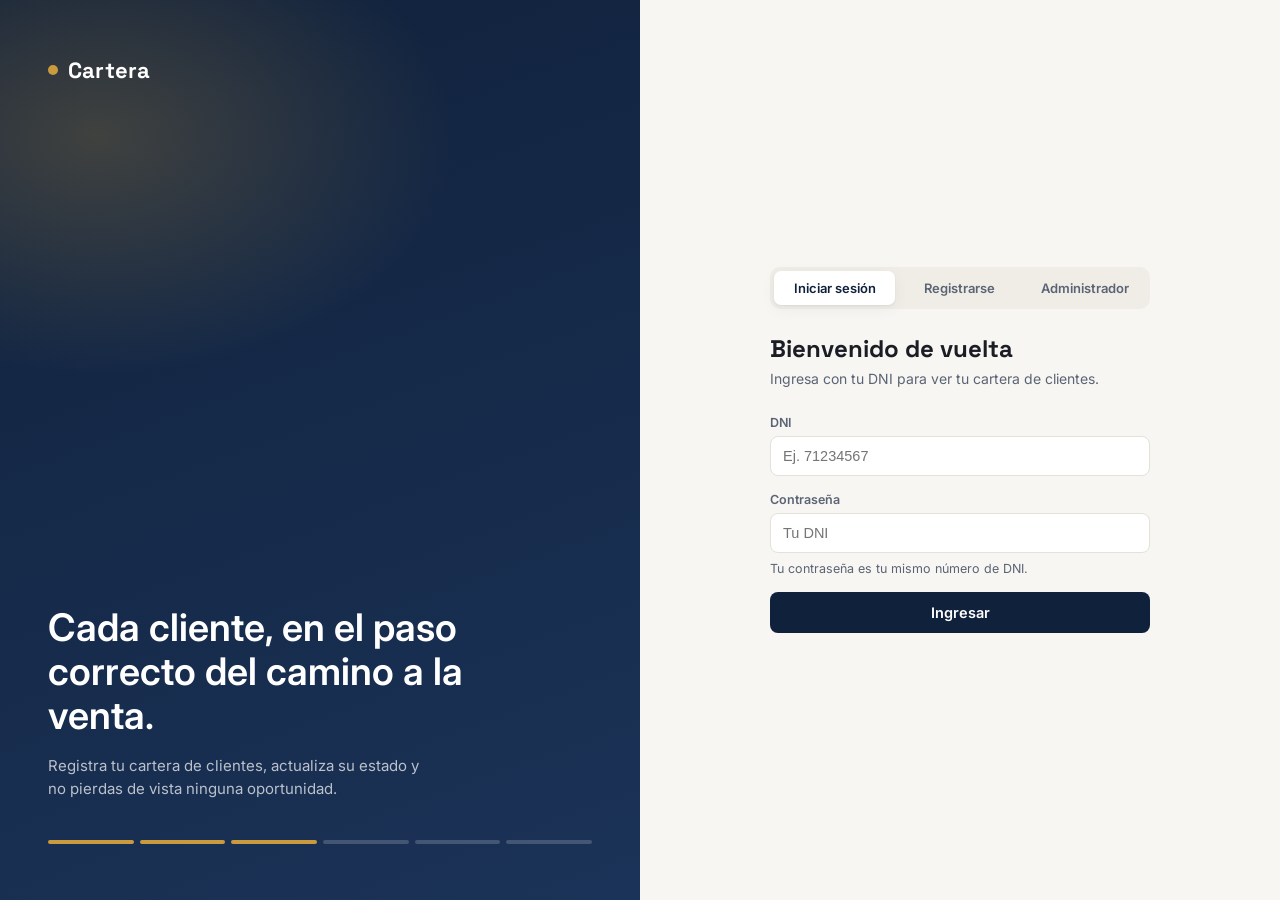
<file: index.html>
<!DOCTYPE html>
<html lang="es">
<head>
<meta charset="UTF-8">
<meta name="viewport" content="width=device-width, initial-scale=1.0">
<title>Cartera — Acceso</title>
<link rel="stylesheet" href="style.css">
</head>
<body>

<div class="auth-shell">

  <!-- Panel de marca -->
  <div class="auth-hero">
    <div class="brand"><span class="dot"></span> Cartera</div>
    <div>
      <div class="headline">Cada cliente, en el paso correcto del camino a la venta.</div>
      <div class="sub">Registra tu cartera de clientes, actualiza su estado y no pierdas de vista ninguna oportunidad.</div>
      <div class="stages">
        <span class="on"></span><span class="on"></span><span class="on"></span>
        <span></span><span></span><span></span>
      </div>
    </div>
  </div>

  <!-- Panel de formularios -->
  <div class="auth-panel">
    <div class="auth-card">

      <div class="tabs" id="tabs">
        <button class="active" data-tab="login">Iniciar sesión</button>
        <button data-tab="register">Registrarse</button>
        <button data-tab="admin">Administrador</button>
      </div>

      <!-- LOGIN ASESOR -->
      <div id="tab-login">
        <h1>Bienvenido de vuelta</h1>
        <p class="lead">Ingresa con tu DNI para ver tu cartera de clientes.</p>
        <form id="formLogin">
          <div class="field">
            <label for="loginDni">DNI</label>
            <input id="loginDni" type="text" inputmode="numeric" maxlength="15" placeholder="Ej. 71234567" required>
          </div>
          <div class="field">
            <label for="loginPass">Contraseña</label>
            <input id="loginPass" type="password" placeholder="Tu DNI" required>
          </div>
          <div class="hint">Tu contraseña es tu mismo número de DNI.</div>
          <button type="submit" class="btn btn-primary" id="btnLogin">Ingresar</button>
        </form>
        <div class="msg" id="msgLogin"></div>
      </div>

      <!-- REGISTRO ASESOR -->
      <div id="tab-register" style="display:none;">
        <h1>Crea tu cuenta</h1>
        <p class="lead">Regístrate como asesor para empezar a registrar clientes.</p>
        <form id="formRegister">
          <div class="field">
            <label for="regNombre">Nombre completo</label>
            <input id="regNombre" type="text" placeholder="Ej. María Fernanda Ríos" required>
          </div>
          <div class="field">
            <label for="regDni">DNI</label>
            <input id="regDni" type="text" inputmode="numeric" maxlength="15" placeholder="Ej. 71234567" required>
          </div>
          <div class="hint">Este DNI también será tu contraseña de acceso.</div>
          <button type="submit" class="btn btn-primary" id="btnRegister">Registrarme</button>
        </form>
        <div class="msg" id="msgRegister"></div>
      </div>

      <!-- LOGIN ADMIN -->
      <div id="tab-admin" style="display:none;">
        <h1>Acceso administrador</h1>
        <p class="lead">Panel general de todos los asesores y sus registros.</p>
        <form id="formAdmin">
          <div class="field">
            <label for="adminUser">Usuario</label>
            <input id="adminUser" type="text" placeholder="admin" required>
          </div>
          <div class="field">
            <label for="adminPass">Contraseña</label>
            <input id="adminPass" type="password" placeholder="••••••••" required>
          </div>
          <button type="submit" class="btn btn-primary" id="btnAdmin">Ingresar al panel</button>
        </form>
        <div class="msg" id="msgAdmin"></div>
      </div>

    </div>
  </div>

</div>

<script src="config.js"></script>
<script>
  // ---- Tabs ----
  const tabs = document.querySelectorAll('#tabs button');
  const panels = { login:'tab-login', register:'tab-register', admin:'tab-admin' };
  tabs.forEach(btn=>{
    btn.addEventListener('click', ()=>{
      tabs.forEach(b=>b.classList.remove('active'));
      btn.classList.add('active');
      Object.values(panels).forEach(id=>document.getElementById(id).style.display='none');
      document.getElementById(panels[btn.dataset.tab]).style.display='block';
    });
  });

  function showMsg(id, text, type){
    const el = document.getElementById(id);
    el.textContent = text;
    el.className = 'msg show ' + type;
  }

  // Si ya hay sesión activa, redirigir directo
  (function checkSession(){
    const s = getSession();
    if (s && s.role === 'asesor') window.location.href = 'registro.html';
    if (s && s.role === 'admin') window.location.href = 'admin.html';
  })();

  // ---- LOGIN ASESOR ----
  document.getElementById('formLogin').addEventListener('submit', async (e)=>{
    e.preventDefault();
    const dni = document.getElementById('loginDni').value.trim();
    const pass = document.getElementById('loginPass').value.trim();
    const btn = document.getElementById('btnLogin');

    if (pass !== dni) {
      showMsg('msgLogin','La contraseña debe ser igual a tu DNI.','error');
      return;
    }

    btn.disabled = true; btn.textContent = 'Ingresando...';
    try {
      const rows = await sbGet('asesores', `?dni=eq.${encodeURIComponent(dni)}&select=*`);
      if (!rows.length) {
        showMsg('msgLogin','DNI no registrado. Ve a la pestaña "Registrarse".','error');
        return;
      }
      setSession({ role:'asesor', dni: rows[0].dni, nombre: rows[0].nombre_completo });
      window.location.href = 'registro.html';
    } catch (err) {
      showMsg('msgLogin','No se pudo conectar con la base de datos.','error');
    } finally {
      btn.disabled = false; btn.textContent = 'Ingresar';
    }
  });

  // ---- REGISTRO ASESOR ----
  document.getElementById('formRegister').addEventListener('submit', async (e)=>{
    e.preventDefault();
    const nombre = document.getElementById('regNombre').value.trim();
    const dni = document.getElementById('regDni').value.trim();
    const btn = document.getElementById('btnRegister');

    if (!nombre || !dni) return;

    btn.disabled = true; btn.textContent = 'Registrando...';
    try {
      const existing = await sbGet('asesores', `?dni=eq.${encodeURIComponent(dni)}&select=id`);
      if (existing.length) {
        showMsg('msgRegister','Ese DNI ya está registrado. Inicia sesión.','error');
        return;
      }
      await sbPost('asesores', { dni, nombre_completo: nombre });
      showMsg('msgRegister','¡Cuenta creada! Ahora puedes iniciar sesión.','success');
      document.getElementById('formRegister').reset();
      setTimeout(()=>{
        document.querySelector('[data-tab="login"]').click();
        document.getElementById('loginDni').value = dni;
      }, 900);
    } catch (err) {
      showMsg('msgRegister','No se pudo completar el registro.','error');
    } finally {
      btn.disabled = false; btn.textContent = 'Registrarme';
    }
  });

  // ---- LOGIN ADMIN ----
  document.getElementById('formAdmin').addEventListener('submit', (e)=>{
    e.preventDefault();
    const user = document.getElementById('adminUser').value.trim();
    const pass = document.getElementById('adminPass').value.trim();

    if (user === 'admin' && pass === 'admin321') {
      setSession({ role:'admin', nombre:'Administrador' });
      window.location.href = 'admin.html';
    } else {
      showMsg('msgAdmin','Usuario o contraseña incorrectos.','error');
    }
  });
</script>
</body>
</html>
</file>
<file: style.css>
@import url("https://fonts.googleapis.com/css2?family=Space+Grotesk:wght@500;600;700&family=Inter:wght@400;500;600;700&display=swap");

:root{
  --navy-900:#10213B;
  --navy-700:#1B3358;
  --navy-600:#254576;
  --gold-500:#C99A3E;
  --gold-600:#B4872F;
  --paper:#F7F6F3;
  --ink:#1A1D23;
  --ink-soft:#5B6474;
  --line:#E4E1D9;
  --card:#FFFFFF;
  --green-600:#1F7A5C;
  --green-100:#E4F2EC;
  --red-500:#C1473B;
  --red-100:#FBEAE8;

  --estado-conversacion:#7C8CA6;
  --estado-interesado:#C99A3E;
  --estado-cotizacion:#D98B3F;
  --estado-coordinacion:#6E5DA6;
  --estado-seguimiento:#3E8FB0;
  --estado-venta:#1F7A5C;

  --radius:10px;
  --shadow:0 1px 2px rgba(16,33,59,.06), 0 4px 16px rgba(16,33,59,.05);
}

*{box-sizing:border-box;}
html,body{margin:0;padding:0;}
body{
  font-family:'Inter',system-ui,sans-serif;
  background:var(--paper);
  color:var(--ink);
  -webkit-font-smoothing:antialiased;
}
h1,h2,h3,.brand{
  font-family:'Space Grotesk',system-ui,sans-serif;
}
a{color:inherit;}
button{font-family:inherit;}

::selection{background:var(--gold-500);color:#fff;}

/* ---------- Scrollbar ---------- */
::-webkit-scrollbar{width:10px;height:10px;}
::-webkit-scrollbar-thumb{background:#D8D4C8;border-radius:8px;}
::-webkit-scrollbar-track{background:transparent;}

/* ============================================================
   LOGIN / REGISTRO (index.html)
   ============================================================ */
.auth-shell{
  min-height:100vh;
  display:grid;
  grid-template-columns:1fr 1fr;
}
@media (max-width:860px){
  .auth-shell{grid-template-columns:1fr;}
  .auth-hero{min-height:220px;}
}

.auth-hero{
  background:
    radial-gradient(600px 400px at 15% 15%, rgba(201,154,62,.25), transparent 60%),
    linear-gradient(160deg,var(--navy-900),var(--navy-700));
  color:#fff;
  padding:56px 48px;
  display:flex;
  flex-direction:column;
  justify-content:space-between;
}
.auth-hero .brand{
  font-size:22px;
  font-weight:700;
  letter-spacing:.2px;
  display:flex;
  align-items:center;
  gap:10px;
}
.auth-hero .brand .dot{
  width:10px;height:10px;border-radius:50%;
  background:var(--gold-500);
  display:inline-block;
}
.auth-hero .headline{
  font-size:38px;
  line-height:1.15;
  font-weight:600;
  max-width:420px;
  margin-top:auto;
}
.auth-hero .sub{
  margin-top:16px;
  font-size:15px;
  color:rgba(255,255,255,.7);
  max-width:380px;
  line-height:1.55;
}
.auth-hero .stages{
  margin-top:40px;
  display:flex;
  gap:6px;
}
.auth-hero .stages span{
  height:4px;
  flex:1;
  border-radius:2px;
  background:rgba(255,255,255,.18);
}
.auth-hero .stages span.on{background:var(--gold-500);}

.auth-panel{
  display:flex;
  align-items:center;
  justify-content:center;
  padding:32px;
}
.auth-card{
  width:100%;
  max-width:380px;
}
.auth-card h1{
  font-size:24px;
  margin:0 0 6px;
}
.auth-card .lead{
  color:var(--ink-soft);
  font-size:14px;
  margin:0 0 28px;
}

.tabs{
  display:flex;
  gap:4px;
  background:#EFEDE6;
  padding:4px;
  border-radius:10px;
  margin-bottom:24px;
}
.tabs button{
  flex:1;
  border:none;
  background:transparent;
  padding:9px 8px;
  border-radius:7px;
  font-size:13px;
  font-weight:600;
  color:var(--ink-soft);
  cursor:pointer;
  transition:background .15s,color .15s;
}
.tabs button.active{
  background:#fff;
  color:var(--navy-900);
  box-shadow:var(--shadow);
}

.field{
  margin-bottom:16px;
}
.field label{
  display:block;
  font-size:12.5px;
  font-weight:600;
  color:var(--ink-soft);
  margin-bottom:6px;
}
.field input,.field select{
  width:100%;
  padding:11px 12px;
  border:1px solid var(--line);
  border-radius:8px;
  font-size:14.5px;
  background:#fff;
  color:var(--ink);
  outline:none;
  transition:border-color .15s,box-shadow .15s;
}
.field input:focus,.field select:focus{
  border-color:var(--navy-600);
  box-shadow:0 0 0 3px rgba(37,69,118,.12);
}

.btn{
  display:inline-flex;
  align-items:center;
  justify-content:center;
  gap:8px;
  padding:12px 18px;
  border-radius:8px;
  border:none;
  font-size:14.5px;
  font-weight:600;
  cursor:pointer;
  transition:filter .15s, transform .05s;
}
.btn:active{transform:translateY(1px);}
.btn-primary{background:var(--navy-900);color:#fff;width:100%;}
.btn-primary:hover{filter:brightness(1.15);}
.btn-gold{background:var(--gold-500);color:#fff;}
.btn-gold:hover{filter:brightness(1.08);}
.btn-outline{background:transparent;border:1px solid var(--line);color:var(--ink);}
.btn-outline:hover{border-color:var(--navy-600);}
.btn-danger{background:var(--red-500);color:#fff;}
.btn-danger:hover{filter:brightness(1.1);}
.btn-sm{padding:7px 12px;font-size:13px;}
.btn:disabled{opacity:.6;cursor:not-allowed;}

.msg{
  margin-top:14px;
  font-size:13.5px;
  padding:10px 12px;
  border-radius:8px;
  display:none;
}
.msg.show{display:block;}
.msg.error{background:var(--red-100);color:var(--red-500);}
.msg.success{background:var(--green-100);color:var(--green-600);}

.hint{
  font-size:12.5px;
  color:var(--ink-soft);
  margin-top:-8px;
  margin-bottom:16px;
}

/* ============================================================
   APP SHELL (registro.html / admin.html)
   ============================================================ */
.app-shell{
  display:grid;
  grid-template-columns:240px 1fr;
  min-height:100vh;
}
@media (max-width:860px){
  .app-shell{grid-template-columns:1fr;}
  .sidebar{position:sticky;top:0;z-index:20;}
}

.sidebar{
  background:linear-gradient(180deg,var(--navy-900),var(--navy-700));
  color:#fff;
  padding:24px 18px;
  display:flex;
  flex-direction:column;
}
.sidebar .brand{
  font-size:18px;
  font-weight:700;
  display:flex;
  align-items:center;
  gap:9px;
  margin-bottom:36px;
}
.sidebar .brand .dot{
  width:9px;height:9px;border-radius:50%;
  background:var(--gold-500);
}
.sidebar .who{
  background:rgba(255,255,255,.06);
  border:1px solid rgba(255,255,255,.1);
  border-radius:10px;
  padding:14px;
  margin-top:auto;
}
.sidebar .who .name{
  font-weight:600;
  font-size:14px;
}
.sidebar .who .role{
  font-size:12px;
  color:rgba(255,255,255,.55);
  margin-top:2px;
}
.sidebar .logout{
  margin-top:12px;
  width:100%;
}
.sidebar .nav-label{
  font-size:11px;
  text-transform:uppercase;
  letter-spacing:.06em;
  color:rgba(255,255,255,.4);
  margin-bottom:10px;
}
.sidebar .stat{
  display:flex;
  justify-content:space-between;
  align-items:baseline;
  padding:10px 0;
  border-bottom:1px solid rgba(255,255,255,.08);
}
.sidebar .stat .k{font-size:13px;color:rgba(255,255,255,.65);}
.sidebar .stat .v{font-size:16px;font-weight:600;}

.main{
  padding:32px 40px;
  max-width:1200px;
}
@media (max-width:860px){
  .main{padding:20px;}
}

.topbar{
  display:flex;
  align-items:flex-end;
  justify-content:space-between;
  gap:20px;
  margin-bottom:28px;
  flex-wrap:wrap;
}
.topbar h1{
  font-size:26px;
  margin:0 0 4px;
}
.topbar .sub{
  color:var(--ink-soft);
  font-size:14px;
  margin:0;
}

.panel{
  background:var(--card);
  border:1px solid var(--line);
  border-radius:var(--radius);
  box-shadow:var(--shadow);
}
.panel + .panel{margin-top:20px;}
.panel-pad{padding:22px;}

.form-grid{
  display:grid;
  grid-template-columns:repeat(4,1fr);
  gap:14px;
  align-items:end;
}
@media (max-width:900px){
  .form-grid{grid-template-columns:1fr 1fr;}
}
@media (max-width:520px){
  .form-grid{grid-template-columns:1fr;}
}

.filters{
  display:flex;
  flex-wrap:wrap;
  gap:12px;
  margin-bottom:18px;
}
.filters .field{
  margin-bottom:0;
  min-width:170px;
  flex:1;
}
.filters .field.search{flex:2;min-width:220px;}

table{
  width:100%;
  border-collapse:collapse;
  font-size:14px;
}
thead th{
  text-align:left;
  font-size:11.5px;
  text-transform:uppercase;
  letter-spacing:.05em;
  color:var(--ink-soft);
  font-weight:600;
  padding:12px 16px;
  border-bottom:1px solid var(--line);
  background:#FBFAF8;
  white-space:nowrap;
}
tbody td{
  padding:13px 16px;
  border-bottom:1px solid var(--line);
  vertical-align:middle;
}
tbody tr:hover{background:#FBFAF8;}
tbody tr:last-child td{border-bottom:none;}
.cell-nombre{font-weight:600;}
.cell-monto{font-variant-numeric:tabular-nums;font-weight:600;}
.cell-muted{color:var(--ink-soft);font-size:13px;}

.badge{
  display:inline-flex;
  align-items:center;
  gap:6px;
  padding:5px 10px;
  border-radius:20px;
  font-size:12px;
  font-weight:600;
  white-space:nowrap;
}
.badge .d{width:7px;height:7px;border-radius:50%;}

.row-actions{display:flex;gap:8px;}

.empty-state{
  text-align:center;
  padding:60px 20px;
  color:var(--ink-soft);
}
.empty-state .big{
  font-family:'Space Grotesk',system-ui,sans-serif;
  font-size:18px;
  color:var(--ink);
  margin-bottom:6px;
}

/* Modal */
.overlay{
  position:fixed;inset:0;
  background:rgba(16,33,59,.45);
  display:none;
  align-items:center;
  justify-content:center;
  padding:20px;
  z-index:50;
}
.overlay.show{display:flex;}
.modal{
  background:#fff;
  border-radius:var(--radius);
  width:100%;
  max-width:440px;
  padding:26px;
  box-shadow:0 20px 60px rgba(16,33,59,.25);
}
.modal h2{font-size:18px;margin:0 0 18px;}
.modal-actions{
  display:flex;
  justify-content:flex-end;
  gap:10px;
  margin-top:20px;
}

.pill-count{
  background:#EFEDE6;
  color:var(--navy-900);
  font-size:12px;
  font-weight:700;
  padding:3px 10px;
  border-radius:20px;
}

.loading-line{
  padding:24px;
  text-align:center;
  color:var(--ink-soft);
  font-size:13.5px;
}

/* View tabs inside app shell (Activos / Recurrentes) */
.view-tabs{
  display:inline-flex;
  gap:4px;
  background:#EFEDE6;
  padding:4px;
  border-radius:10px;
  margin-bottom:22px;
}
.view-tabs button{
  border:none;
  background:transparent;
  padding:9px 18px;
  border-radius:7px;
  font-size:13.5px;
  font-weight:600;
  color:var(--ink-soft);
  cursor:pointer;
  transition:background .15s,color .15s;
}
.view-tabs button.active{
  background:#fff;
  color:var(--navy-900);
  box-shadow:var(--shadow);
}

/* Product chips */
.product-list{
  display:flex;
  flex-wrap:wrap;
  gap:6px;
  max-width:280px;
}
.product-chip{
  background:#F3F1EA;
  border:1px solid var(--line);
  padding:4px 10px;
  border-radius:20px;
  font-size:12px;
  color:var(--ink);
  white-space:nowrap;
}
.product-chip.more{
  background:transparent;
  border-style:dashed;
  color:var(--ink-soft);
}
.no-products{
  font-size:12.5px;
  color:var(--ink-soft);
  font-style:italic;
}

/* Product modal rows */
.product-row{
  display:flex;
  gap:8px;
  margin-bottom:10px;
}
.product-row input{
  flex:1;
  padding:11px 12px;
  border:1px solid var(--line);
  border-radius:8px;
  font-size:14.5px;
  outline:none;
}
.product-row input:focus{
  border-color:var(--navy-600);
  box-shadow:0 0 0 3px rgba(37,69,118,.12);
}
.product-row .rm{
  background:transparent;
  border:none;
  color:var(--red-500);
  cursor:pointer;
  font-size:20px;
  line-height:1;
  padding:0 6px;
}
.add-product-link{
  background:transparent;
  border:none;
  color:var(--navy-700);
  font-weight:600;
  font-size:13px;
  cursor:pointer;
  padding:0;
  margin-bottom:16px;
}
.add-product-link:hover{text-decoration:underline;}

.recurrente-tag{
  font-size:12px;
  color:var(--green-600);
  font-weight:600;
  display:inline-flex;
  align-items:center;
  gap:5px;
}
.recurrente-tag .d{width:6px;height:6px;border-radius:50%;background:var(--green-600);}
</file>
